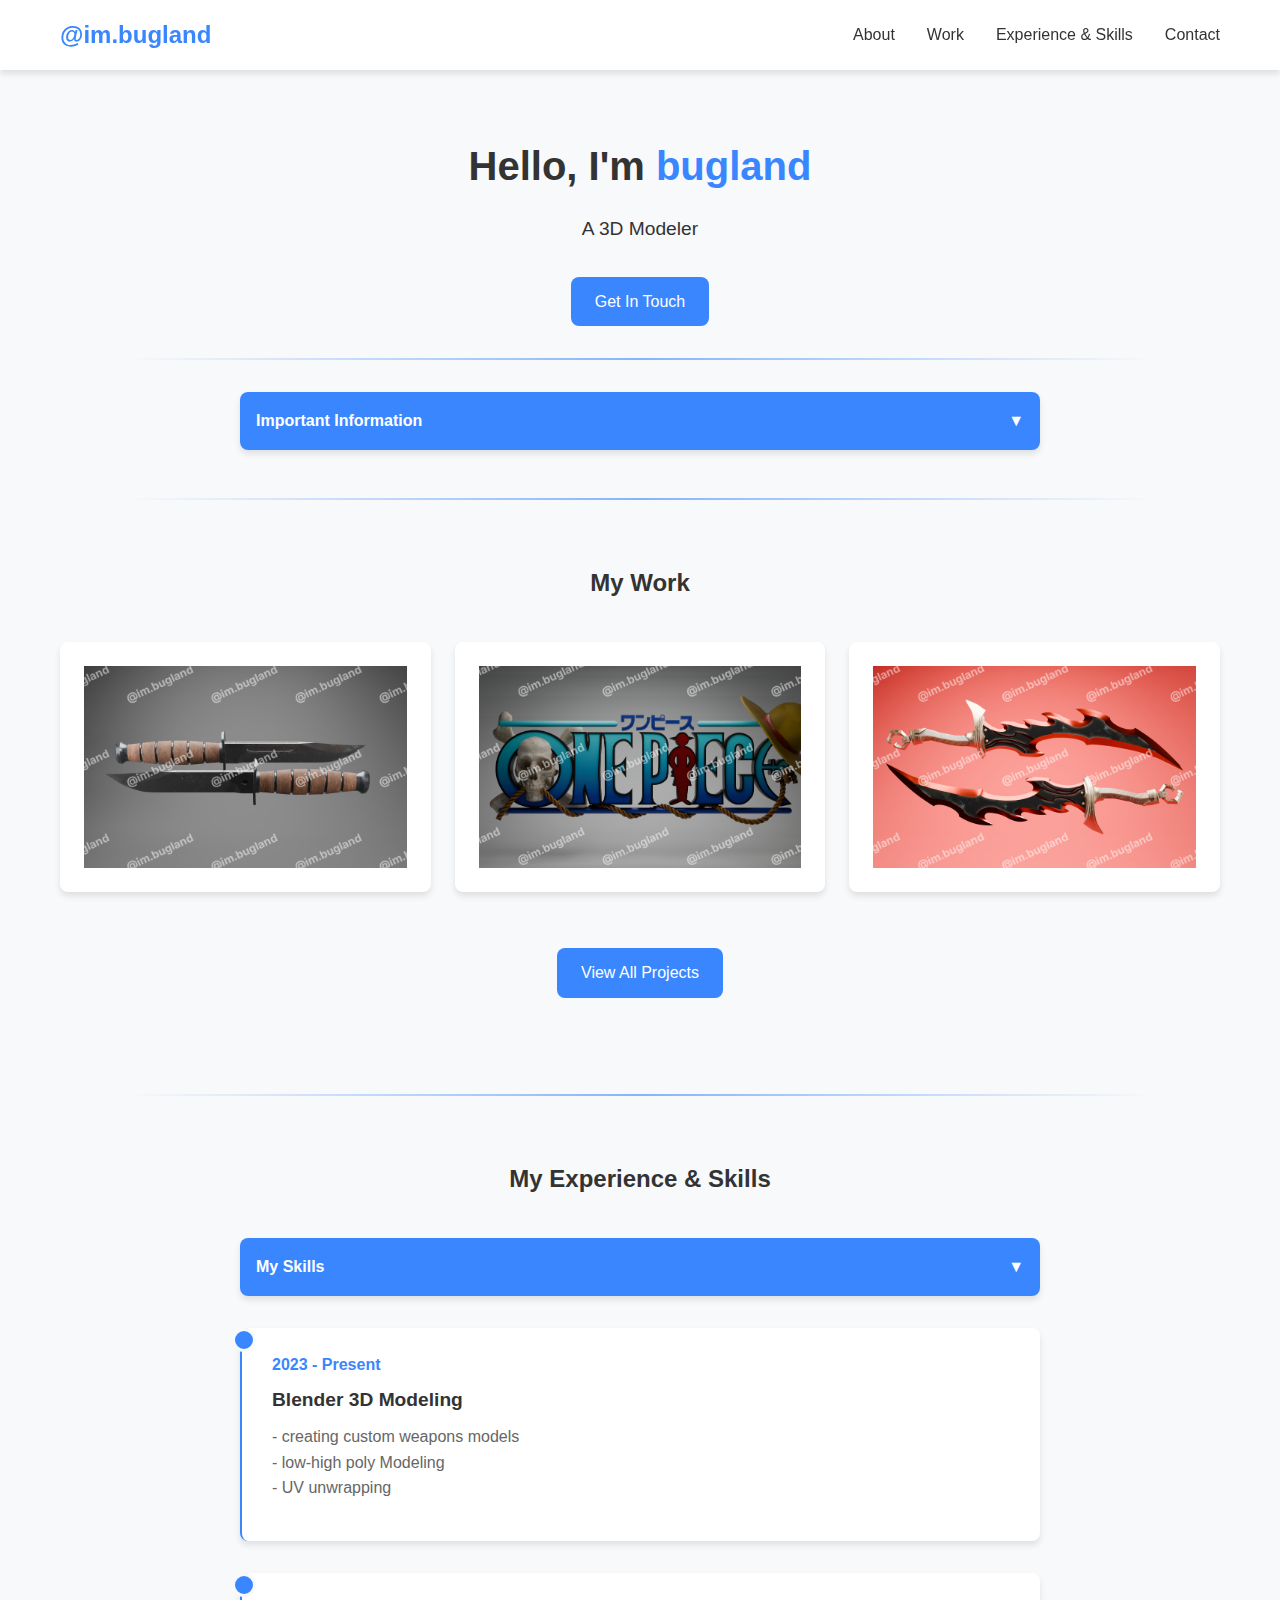
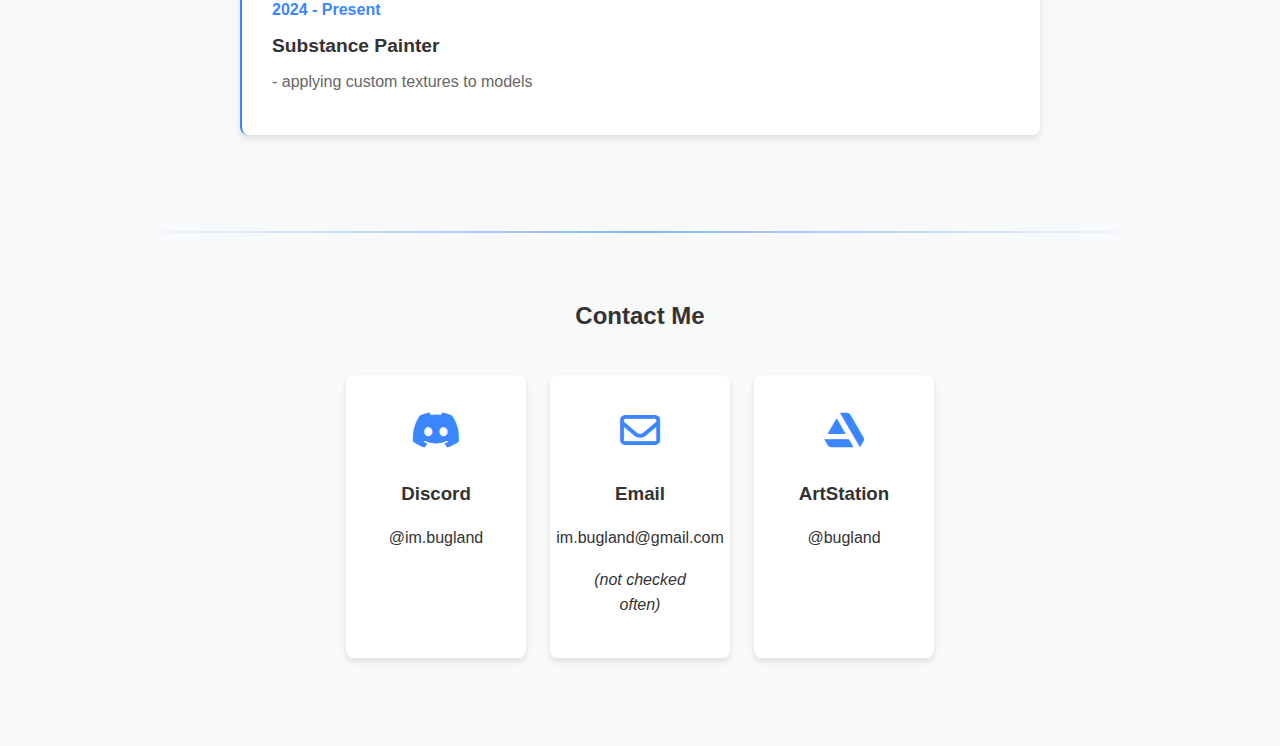
<file: index.html>
<!DOCTYPE html>
<html lang="en">
  <head>
    <meta charset="UTF-8" />
    <meta name="viewport" content="width=device-width, initial-scale=1.0" />
    <title>My Portfolio</title>
    <!-- Add Font Awesome CSS -->
    <link rel="stylesheet" href="styles.css" />
    <link
      rel="stylesheet"
      href="https://cdnjs.cloudflare.com/ajax/libs/font-awesome/6.0.0/css/all.min.css"
    />
  </head>
  <body>
    <!-- Header -->
    <header>
      <div class="container">
        <nav>
          <div class="logo">@im.bugland</div>
          <button class="hamburger">☰</button>
          <ul class="nav-links">
            <li><a href="#about">About</a></li>
            <li><a href="#work">Work</a></li>
            <li><a href="#experience">Experience & Skills</a></li>
            <li><a href="#contact">Contact</a></li>
          </ul>
        </nav>
      </div>
    </header>

    <!-- Hero Section -->
    <section class="hero" id="about">
      <div class="container">
        <h1>Hello, I'm <span class="highlight">bugland</span></h1>
        <p>A 3D Modeler</p>
        <a href="#contact" class="btn">Get In Touch</a>
      </div>
    </section>

    <div class="section-separator"></div>

    <!-- Info Section with Dropdown Menus -->
    <section id="info" class="info-section">
      <div class="container">
        <div class="dropdown">
          <div class="dropdown-header">
            <span>Important Information</span>
            <span class="dropdown-icon">▼</span>
          </div>
          <div class="dropdown-content">
            <div class="nested-dropdown">
              <div class="nested-dropdown-header">
                <span>Pay</span>
                <span class="nested-dropdown-icon">▼</span>
              </div>
              <div class="nested-dropdown-content">
                <p>
                  All of my work is completely free! I do this for the
                  experience and to improve my skills.
                </p>
                <p>
                  If you'd like to support me, tips are appreciated but never
                  required. (if you do plan to tip I can only accept
                  robux/giftcards)
                </p>
                <p>
                  The only requirement is that you credit me for my work by
                  mentioning me in anyway (@im.bugland) in the game, video, etc.
                  you plan to use my work in.
                </p>
              </div>
            </div>
            <div class="nested-dropdown">
              <div class="nested-dropdown-header">
                <span>How to Request a Model</span>
                <span class="nested-dropdown-icon">▼</span>
              </div>
              <div class="nested-dropdown-content">
                <p>To request a 3D model:</p>
                <ol>
                  <li>Message me on Discord (@im.bugland)</li>
                  <li>
                    Include a detailed description or reference images of what
                    you want
                  </li>
                  <li>Mention your intended use (game, rendering, etc.)</li>
                  <li>
                    Specify any technical requirements (poly count, format,
                    etc.)
                  </li>
                </ol>
                <p>
                  I'll review your request and let you know if I can take it on!
                </p>
              </div>
            </div>
            <div class="nested-dropdown">
              <div class="nested-dropdown-header">
                <span>Misc.</span>
                <span class="nested-dropdown-icon">▼</span>
              </div>
              <div class="nested-dropdown-content">
                <p>
                  <strong>Turnaround Time:</strong> Since I do this work for
                  free, I can't guarantee specific deadlines. Models may take 1
                  day or up to 2 weeks depending on complexity. I'll alert you
                  of delays if possible
                </p>
                <p>
                  <strong>Rights:</strong> You're free to use the models I
                  create for you in your projects, but I will most likely
                  display them in my portfolio and mention you or your project.
                </p>
                <p>
                  <strong>Revisions:</strong> I offer 1-2 rounds of revisions
                  depending on the complexity of the request.
                </p>
                <p>
                  <strong>File Formats:</strong> I typically provide .blend,
                  .fbx, and .obj files. Texture files may also be sent
                  separately.
                </p>
              </div>
            </div>
          </div>
        </div>
      </div>
    </section>

    <div class="section-separator"></div>

    <!-- Work Section -->
    <section id="work">
      <div class="container">
        <h2 class="section-title">My Work</h2>
        <div class="projects-grid">
          <div class="card project-card">
            <img
              src="images/combatkniferenderwatermarked.png"
              alt="Combat Knife"
              class="project-img"
            />
            <div class="project-overlay">
              <h3>Combat Knife</h3>
              <p>A detailed combat knife created within Blender.</p>
              <a href="project.html?id=1" class="btn">View Details</a>
            </div>
          </div>
          <div class="card project-card">
            <img
              src="images/onepiecerenderwatermarked.png"
              alt="One Piece Logo"
              class="project-img"
            />
            <div class="project-overlay">
              <h3>One Piece Logo</h3>
              <p>The One Piece logo but 3D.</p>
              <a href="project.html?id=2" class="btn">View Details</a>
            </div>
          </div>
          <div class="card project-card">
            <img
              src="images/knightslayerrenderwatermarked.png"
              alt="Knight Slayer"
              class="project-img"
            />
            <div class="project-overlay">
              <h3>Knight Slayer</h3>
              <p>
                Sung Jin Woo's "Knight Slayer" dagger from <i>Solo Leveling</i>.
              </p>
              <a href="project.html?id=3" class="btn">View Details</a>
            </div>
          </div>
        </div>
        <div class="view-all">
          <a href="project.html" class="btn">View All Projects</a>
        </div>
      </div>
    </section>

    <div class="section-separator"></div>

    <!-- Experience Section with Skills Dropdown -->
    <section id="experience">
      <div class="container">
        <h2 class="section-title">My Experience & Skills</h2>

        <!-- Skills Dropdown -->
        <div class="dropdown" style="margin-bottom: 2rem">
          <div class="dropdown-header">
            <span>My Skills</span>
            <span class="dropdown-icon">▼</span>
          </div>
          <div class="dropdown-content">
            <div class="skills-grid" style="padding: 1.5rem">
              <div class="card skill-card">
                <div class="skill-icon">BL</div>
                <h3>Modeling</h3>
                <p>
                  Creating detailed high, medium, and low poly models in
                  Blender.
                </p>
              </div>
              <div class="card skill-card">
                <div class="skill-icon">AO</div>
                <h3>Asset Optimization</h3>
                <p>Optimizing assets for Roblox Studio.</p>
              </div>
              <div class="card skill-card">
                <div class="skill-icon">SP</div>
                <h3>Texturing</h3>
                <p>Creating custom textures within Substance Painter.</p>
              </div>
            </div>
          </div>
        </div>

        <!-- Experience Timeline -->
        <div class="experience-timeline">
          <div class="card experience-item">
            <div class="experience-date">2023 - Present</div>
            <h3 class="experience-title">Blender 3D Modeling</h3>
            <p class="experience-description">
              - creating custom weapons models
              <br />
              - low-high poly Modeling
              <br />
              - UV unwrapping
            </p>
          </div>

          <div class="card experience-item">
            <div class="experience-date">2024 - Present</div>
            <h3 class="experience-title">Substance Painter</h3>
            <p class="experience-description">
              - applying custom textures to models
            </p>
          </div>
        </div>
      </div>
    </section>

    <div class="section-separator"></div>

    <!-- Contact Section -->
    <section id="contact">
      <div class="container">
        <h2 class="section-title">Contact Me</h2>
        <div class="contact-grid">
          <div class="card contact-card">
            <div class="contact-icon">
              <a
                href="https://discord.com/users/1142544574976381009"
                target="_blank"
                title="Discord Profile"
                aria-label="Discord Profile"
              >
                <i class="fab fa-discord"></i>
              </a>
            </div>
            <h3>Discord</h3>
            <p>@im.bugland</p>
          </div>
          <div class="card contact-card">
            <div class="contact-icon">
              <a
                href="mailto:im.bugland@gmail.com"
                target="_blank"
                title="Send Email"
                aria-label="Send Email"
              >
                <i class="far fa-envelope"></i>
              </a>
            </div>
            <h3>Email</h3>
            <p>im.bugland@gmail.com</p>
            <p><i>(not checked often)</i></p>
          </div>
          <div class="card contact-card">
            <div class="contact-icon">
              <a
                href="https://www.artstation.com/bugland"
                target="_blank"
                title="ArtStation Portfolio"
                aria-label="ArtStation Portfolio"
              >
                <i class="fab fa-artstation"></i>
              </a>
            </div>
            <h3>ArtStation</h3>
            <p>@bugland</p>
          </div>
        </div>
      </div>
    </section>

    <script>
      // Mobile Navigation Toggle
      const hamburger = document.querySelector(".hamburger");
      const navLinks = document.querySelector(".nav-links");

      hamburger.addEventListener("click", () => {
        navLinks.classList.toggle("active");
      });

      // Close menu when clicking on a link
      document.querySelectorAll(".nav-links a").forEach((link) => {
        link.addEventListener("click", () => {
          navLinks.classList.remove("active");
        });
      });

      // Smooth scrolling
      document.querySelectorAll('a[href^="#"]').forEach((anchor) => {
        anchor.addEventListener("click", function (e) {
          e.preventDefault();
          const target = document.querySelector(this.getAttribute("href"));

          if (target) {
            const headerOffset = 70;
            const elementPosition = target.getBoundingClientRect().top;
            const offsetPosition =
              elementPosition + window.pageYOffset - headerOffset;

            window.scrollTo({
              top: offsetPosition,
              behavior: "smooth",
            });
          }
        });
      });

      // Dropdown toggles
      document.querySelectorAll(".dropdown-header").forEach((header) => {
        header.addEventListener("click", function () {
          const content = this.nextElementSibling;
          content.classList.toggle("active");
          const arrow = this.querySelector(".dropdown-icon");
          arrow.textContent = content.classList.contains("active") ? "▲" : "▼";
        });
      });

      // Nested dropdown toggles
      document.querySelectorAll(".nested-dropdown-header").forEach((header) => {
        header.addEventListener("click", function () {
          const content = this.nextElementSibling;
          content.classList.toggle("active");
          const arrow = this.querySelector(".nested-dropdown-icon");
          arrow.textContent = content.classList.contains("active") ? "▲" : "▼";
        });
      });
    </script>
  </body>
</html>
</file>
<file: styles.css>
/* Base Styles */
:root {
  --primary-color: #3a86ff;
  --background-color: #f8f9fa;
  --text-color: #333;
  --section-bg: #ffffff;
  --border-radius: 8px;
  --box-shadow: 0 4px 6px rgba(0, 0, 0, 0.1);
}

* {
  margin: 0;
  padding: 0;
  box-sizing: border-box;
}

body {
  font-family: "Inter", -apple-system, BlinkMacSystemFont, "Segoe UI", Roboto,
    Oxygen, Ubuntu, Cantarell, sans-serif;
  line-height: 1.6;
  color: var(--text-color);
  background-color: var(--background-color);
  padding-top: 70px;
}

.container {
  max-width: 1200px;
  margin: 0 auto;
  padding: 0 20px;
}

h1,
h2,
h3 {
  margin-bottom: 1rem;
}

p {
  margin-bottom: 1rem;
}

/* Header and Nav */
header {
  background-color: #ffffff;
  box-shadow: var(--box-shadow);
  position: fixed;
  top: 0;
  width: 100%;
  z-index: 1000;
}

nav {
  display: flex;
  justify-content: space-between;
  align-items: center;
  padding: 1rem 0;
}

.logo {
  font-size: 1.5rem;
  font-weight: 700;
  color: var(--primary-color);
}

.nav-links {
  display: flex;
  list-style: none;
}

.nav-links li {
  margin-left: 2rem;
}

.nav-links a {
  color: var(--text-color);
  text-decoration: none;
  transition: color 0.3s;
}

.nav-links a:hover {
  color: var(--primary-color);
}

.hamburger {
  display: none;
  cursor: pointer;
  background: none;
  border: none;
  font-size: 1.5rem;
}

/* Hero Section */
.hero {
  display: flex;
  flex-direction: column;
  align-items: center;
  text-align: center;
  padding: 4rem 0 2rem 0;
}

.hero h1 {
  font-size: 2.5rem;
  margin-bottom: 1rem;
}

.hero p {
  font-size: 1.2rem;
  max-width: 600px;
  margin-bottom: 2rem;
}

.btn {
  display: inline-block;
  background-color: var(--primary-color);
  color: white;
  padding: 0.75rem 1.5rem;
  border-radius: var(--border-radius);
  text-decoration: none;
  transition: background-color 0.3s;
}

.btn:hover {
  background-color: #2667ff;
}

/* Section Styles */
section {
  padding: 4rem 0;
}

/* Section Separator */
.section-separator {
  height: 2px;
  background: linear-gradient(
    to right,
    transparent,
    var(--primary-color),
    transparent
  );
  margin: 0 auto;
  width: 80%;
  opacity: 0.6;
}

.section-title {
  text-align: center;
  margin-bottom: 2.5rem;
}

.card {
  background-color: var(--section-bg);
  border-radius: var(--border-radius);
  box-shadow: var(--box-shadow);
  padding: 1.5rem;
  margin-bottom: 1.5rem;
  transition: transform 0.3s, box-shadow 0.3s;
}

.card:hover {
  transform: translateY(-5px);
  box-shadow: 0 10px 15px rgba(0, 0, 0, 0.1);
}

/* Skills Section */
.skills-grid {
  display: grid;
  grid-template-columns: repeat(auto-fill, minmax(200px, 1fr));
  gap: 1.5rem;
  max-width: 800px;
  margin: 0 auto;
}

.skill-card {
  display: flex;
  flex-direction: column;
  align-items: center;
  text-align: center;
}

.skill-icon {
  background-color: rgba(58, 134, 255, 0.1);
  border-radius: 50%;
  width: 60px;
  height: 60px;
  display: flex;
  align-items: center;
  justify-content: center;
  margin-bottom: 1rem;
  font-size: 1.5rem;
  color: var(--primary-color);
}

/* Work Section */
.projects-grid {
  display: grid;
  grid-template-columns: repeat(auto-fill, minmax(300px, 1fr));
  gap: 1.5rem;
}

.project-card {
  position: relative;
  overflow: hidden;
  height: 250px;
  cursor: pointer;
}

.project-img {
  width: 100%;
  height: 100%;
  object-fit: cover;
  transition: transform 0.5s;
}

.project-overlay {
  position: absolute;
  bottom: 0;
  left: 0;
  right: 0;
  background-color: rgba(0, 0, 0, 0.7);
  color: white;
  padding: 1rem;
  transform: translateY(100%);
  transition: transform 0.3s;
}

.project-card:hover .project-overlay {
  transform: translateY(0);
}

.project-card:hover .project-img {
  transform: scale(1.05);
}

.view-all {
  text-align: center;
  margin-top: 2rem;
  margin-bottom: 2rem;
}

/* Experience Section */
.experience-timeline {
  max-width: 800px;
  margin: 0 auto;
}

.experience-item {
  position: relative;
  padding-left: 30px;
  margin-bottom: 2rem;
  border-left: 2px solid var(--primary-color);
}

.experience-date {
  font-weight: bold;
  color: var(--primary-color);
  margin-bottom: 0.5rem;
}

.experience-title {
  font-size: 1.2rem;
  margin-bottom: 0.5rem;
}

.experience-description {
  color: #666;
}

.experience-item:before {
  content: "";
  position: absolute;
  left: -10px;
  top: 0;
  width: 18px;
  height: 18px;
  border-radius: 50%;
  background-color: var(--primary-color);
  border: 3px solid var(--background-color);
}

/* Contact Section */
.contact-grid {
  display: flex;
  flex-wrap: wrap;
  justify-content: center;
  gap: 1.5rem;
  max-width: 800px;
  margin: 0 auto;
}

.contact-card {
  display: flex;
  flex-direction: column;
  align-items: center;
  text-align: center;
  width: 180px;
}

.contact-icon {
  font-size: 2.5rem;
  color: var(--primary-color);
  margin-bottom: 1rem;
  cursor: pointer;
}

.contact-icon i {
  transition: transform 0.3s, color 0.3s;
}

.contact-card:hover .contact-icon i {
  transform: scale(1.2);
}

.contact-icon a {
  color: var(--primary-color);
  text-decoration: none;
}

.contact-icon a:hover i {
  color: #2667ff;
}

/* Info Section & Dropdown Styles */
.info-section {
  padding: 2rem 0;
}

.dropdown {
  margin-bottom: 1rem;
  background-color: var(--section-bg);
  border-radius: var(--border-radius);
  box-shadow: var(--box-shadow);
  overflow: hidden;
  max-width: 800px;
  margin-left: auto;
  margin-right: auto;
}

.dropdown-header {
  background-color: var(--primary-color);
  color: white;
  padding: 1rem;
  cursor: pointer;
  display: flex;
  justify-content: space-between;
  align-items: center;
  font-weight: 600;
}

.dropdown-content {
  max-height: 0;
  overflow: hidden;
  transition: max-height 0.3s ease-out;
  background-color: white;
}

.dropdown-content.active {
  max-height: 1000px;
}

.nested-dropdown {
  border-bottom: 1px solid #eee;
}

.nested-dropdown:last-child {
  border-bottom: none;
}

.nested-dropdown-header {
  padding: 1rem;
  cursor: pointer;
  display: flex;
  justify-content: space-between;
  align-items: center;
  background-color: #f1f1f1;
  font-weight: 500;
}

.nested-dropdown-content {
  max-height: 0;
  overflow: hidden;
  transition: max-height 0.3s ease-out;
  padding: 0 1rem;
}

.nested-dropdown-content.active {
  max-height: 500px;
  padding: 1rem;
}

.nested-dropdown-content ol,
.nested-dropdown-content ul {
  padding-left: 20px;
  margin-bottom: 1rem;
}

.nested-dropdown-content li {
  margin-bottom: 0.5rem;
}

/* Highlight for the name */
.highlight {
  color: var(--primary-color);
  font-weight: 700;
}

/* Responsive Styles */
@media (max-width: 768px) {
  body {
    padding-top: 60px;
  }

  .nav-links {
    position: fixed;
    top: 60px;
    left: 0;
    right: 0;
    background-color: white;
    flex-direction: column;
    align-items: center;
    padding: 1rem 0;
    box-shadow: 0 4px 6px rgba(0, 0, 0, 0.1);
    transform: translateY(-150%);
    transition: transform 0.3s ease-in-out;
  }

  .nav-links.active {
    transform: translateY(0);
  }

  .nav-links li {
    margin: 0.5rem 0;
  }

  .hamburger {
    display: block;
  }

  .hero h1 {
    font-size: 2rem;
  }

  .hero p {
    font-size: 1rem;
  }

  .skills-grid,
  .projects-grid {
    grid-template-columns: 1fr;
  }

  .nested-dropdown-content {
    width: 100%;
  }
}

/* Base Styles */
:root {
  --primary-color: #3a86ff;
  --background-color: #f8f9fa;
  --text-color: #333;
  --section-bg: #ffffff;
  --border-radius: 8px;
  --box-shadow: 0 4px 6px rgba(0, 0, 0, 0.1);
}

* {
  margin: 0;
  padding: 0;
  box-sizing: border-box;
}

body {
  font-family: "Inter", -apple-system, BlinkMacSystemFont, "Segoe UI", Roboto,
    Oxygen, Ubuntu, Cantarell, sans-serif;
  line-height: 1.6;
  color: var(--text-color);
  background-color: var(--background-color);
  padding-top: 70px;
}

.container {
  max-width: 1200px;
  margin: 0 auto;
  padding: 0 20px;
}

h1,
h2,
h3 {
  margin-bottom: 1rem;
}

/* Header and Nav */
header {
  background-color: #ffffff;
  box-shadow: var(--box-shadow);
  position: fixed;
  top: 0;
  width: 100%;
  z-index: 1000;
}

nav {
  display: flex;
  justify-content: space-between;
  align-items: center;
  padding: 1rem 0;
}

.logo {
  font-size: 1.5rem;
  font-weight: 700;
  color: var(--primary-color);
}

.nav-links {
  display: flex;
  list-style: none;
}

.nav-links li {
  margin-left: 2rem;
}

.nav-links a {
  color: var(--text-color);
  text-decoration: none;
  transition: color 0.3s;
}

.nav-links a:hover {
  color: var(--primary-color);
}

.hamburger {
  display: none;
  cursor: pointer;
  background: none;
  border: none;
  font-size: 1.5rem;
}

/* Projects Gallery Styles */
.projects-gallery {
  padding: 4rem 0;
}

.projects-header {
  text-align: center;
  margin-bottom: 2rem;
}

.controls-container {
  display: flex;
  justify-content: center;
  align-items: center;
  flex-wrap: wrap;
  margin-bottom: 2rem;
  gap: 1.5rem;
}

/* Toggle Switch Styles */
.toggle-container {
  display: flex;
  align-items: center;
  margin-right: 1rem;
  position: relative;
}

.toggle-switch {
  position: relative;
  display: inline-block;
  width: 60px;
  height: 30px;
}

.toggle-switch input {
  opacity: 0;
  width: 0;
  height: 0;
}

.toggle-slider {
  position: absolute;
  cursor: pointer;
  top: 0;
  left: 0;
  right: 0;
  bottom: 0;
  background-color: #ccc;
  transition: 0.4s;
  border-radius: 34px;
}

.toggle-slider:before {
  position: absolute;
  content: "";
  height: 22px;
  width: 22px;
  left: 4px;
  bottom: 4px;
  background-color: white;
  transition: 0.4s;
  border-radius: 50%;
}

input:checked + .toggle-slider {
  background-color: var(--primary-color);
}

input:focus + .toggle-slider {
  box-shadow: 0 0 1px var(--primary-color);
}

input:checked + .toggle-slider:before {
  transform: translateX(30px);
}

.toggle-label {
  margin-left: 10px;
  font-weight: 500;
}

/* Tooltip Styles */
.tooltip {
  position: relative;
  display: inline-block;
}

.tooltip-text {
  visibility: hidden;
  width: 300px;
  background-color: #333;
  color: #fff;
  text-align: center;
  border-radius: 6px;
  padding: 10px;
  position: absolute;
  z-index: 1;
  bottom: 125%;
  left: 50%;
  transform: translateX(-50%);
  opacity: 0;
  transition: opacity 0.3s;
  font-size: 0.85rem;
  line-height: 1.4;
}

.tooltip-text::after {
  content: "";
  position: absolute;
  top: 100%;
  left: 50%;
  margin-left: -5px;
  border-width: 5px;
  border-style: solid;
  border-color: #333 transparent transparent transparent;
}

.tooltip:hover .tooltip-text {
  visibility: visible;
  opacity: 1;
}

/* Filter Buttons */
.filter-container {
  display: flex;
  justify-content: center;
  flex-wrap: wrap;
}

.filter-btn {
  background-color: white;
  border: 1px solid #ddd;
  color: var(--text-color);
  padding: 0.5rem 1.25rem;
  margin: 0.25rem;
  border-radius: 50px;
  cursor: pointer;
  transition: all 0.3s;
}

.filter-btn:hover {
  background-color: #f0f0f0;
}

.filter-btn.active {
  background-color: var(--primary-color);
  color: white;
  border-color: var(--primary-color);
}

.gallery-container {
  display: grid;
  grid-template-columns: repeat(auto-fill, minmax(250px, 1fr));
  gap: 1.5rem;
}

.gallery-item {
  position: relative;
  overflow: hidden;
  border-radius: var(--border-radius);
  box-shadow: var(--box-shadow);
  aspect-ratio: 1/1;
  cursor: pointer;
  transition: transform 0.3s;
}

.gallery-item:hover {
  transform: translateY(-5px);
}

.gallery-img {
  width: 100%;
  height: 100%;
  object-fit: cover;
  transition: transform 0.5s;
}

.gallery-item:hover .gallery-img {
  transform: scale(1.05);
}

.gallery-overlay {
  position: absolute;
  bottom: 0;
  left: 0;
  right: 0;
  background-color: rgba(0, 0, 0, 0.7);
  color: white;
  padding: 1rem;
  transform: translateY(100%);
  transition: transform 0.3s;
}

.gallery-item:hover .gallery-overlay {
  transform: translateY(0);
}

.gallery-title {
  font-size: 1.1rem;
  margin-bottom: 0.25rem;
}

.gallery-category {
  font-size: 0.85rem;
  opacity: 0.8;
}

/* Lightbox */
.lightbox {
  position: fixed;
  top: 0;
  left: 0;
  width: 100%;
  height: 100%;
  background-color: rgba(0, 0, 0, 0.9);
  display: none;
  justify-content: center;
  align-items: center;
  z-index: 2000;
  padding: 2rem;
}

.lightbox.active {
  display: flex;
}

.lightbox-content {
  position: relative;
  max-width: 90%;
  max-height: 90%;
}

.lightbox-img {
  display: block;
  max-width: 100%;
  max-height: 80vh;
  border-radius: var(--border-radius);
}

.lightbox-caption {
  color: white;
  text-align: center;
  padding: 1rem 0;
}

.lightbox-close {
  position: absolute;
  top: -40px;
  right: 0;
  color: white;
  font-size: 2rem;
  cursor: pointer;
  background: none;
  border: none;
}

.lightbox-nav {
  position: absolute;
  top: 50%;
  width: 100%;
  display: flex;
  justify-content: space-between;
  padding: 0 1rem;
  transform: translateY(-50%);
}

.lightbox-prev,
.lightbox-next {
  color: white;
  font-size: 2rem;
  cursor: pointer;
  background: none;
  border: none;
  padding: 0.5rem;
  z-index: 2001;
}

/* Back to top button */
.back-to-top {
  position: fixed;
  bottom: 2rem;
  right: 2rem;
  background-color: var(--primary-color);
  color: white;
  width: 50px;
  height: 50px;
  border-radius: 50%;
  display: flex;
  justify-content: center;
  align-items: center;
  text-decoration: none;
  box-shadow: var(--box-shadow);
  opacity: 0;
  visibility: hidden;
  transition: all 0.3s;
}

.back-to-top.visible {
  opacity: 1;
  visibility: visible;
}

/* Footer */
footer {
  background-color: #ffffff;
  text-align: center;
  padding: 2rem 0;
  margin-top: 2rem;
}

.social-links {
  display: flex;
  justify-content: center;
  list-style: none;
  margin-bottom: 1rem;
}

.social-links li {
  margin: 0 0.5rem;
}

.social-links a {
  display: flex;
  align-items: center;
  justify-content: center;
  width: 40px;
  height: 40px;
  border-radius: 50%;
  background-color: var(--primary-color);
  color: white;
  transition: background-color 0.3s;
}

.social-links a:hover {
  background-color: #2667ff;
}

/* Responsive Styles */
@media (max-width: 768px) {
  body {
    padding-top: 60px;
  }

  .nav-links {
    position: fixed;
    top: 60px;
    left: 0;
    right: 0;
    background-color: white;
    flex-direction: column;
    align-items: center;
    padding: 1rem 0;
    box-shadow: 0 4px 6px rgba(0, 0, 0, 0.1);
    transform: translateY(-150%);
    transition: transform 0.3s ease-in-out;
  }

  .nav-links.active {
    transform: translateY(0);
  }

  .nav-links li {
    margin: 0.5rem 0;
  }

  .hamburger {
    display: block;
  }

  .gallery-container {
    grid-template-columns: repeat(auto-fill, minmax(150px, 1fr));
  }

  .controls-container {
    flex-direction: column;
    gap: 1rem;
  }

  .tooltip-text {
    width: 250px;
  }
}
</file>
